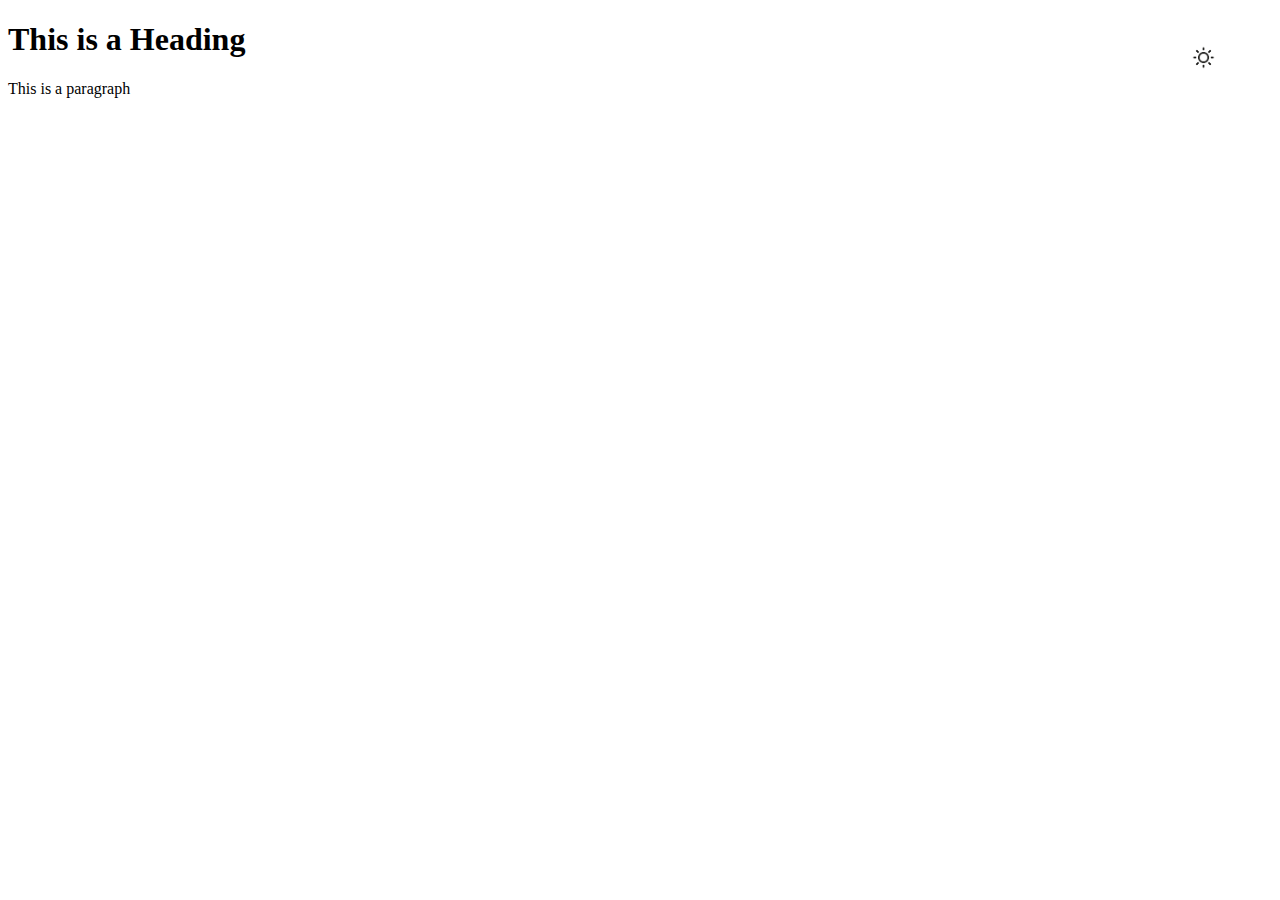
<file: jQuery/jQueryCSS/index.html>
<!DOCTYPE html>
<html lang="en">
<head>
    <meta charset="UTF-8">
    <meta http-equiv="X-UA-Compatible" content="IE=edge">
    <meta name="viewport" content="width=\, initial-scale=1.0">
    <title>Css with jQuery</title>

    <script src="https://code.jquery.com/jquery-3.7.1.js" integrity="sha256-eKhayi8LEQwp4NKxN+CfCh+3qOVUtJn3QNZ0TciWLP4=" crossorigin="anonymous"></script>

    <style> 

        body {
            background-color: white;
            color: black;
        }

        img {
            height: 25px;
            width: 25px;
            cursor: pointer;

        }

        #image {
            position: absolute;
            top: 5%;
            right: 5%;
        }

        /* #moon {
            position: absolute;
            top: 5%;
            right: 7%;
        } */
        
    </style>

</head>
<body>



    <!-- <img id="moon" src="./half moon.webp" alt=""> -->
    <img id="image" src="./sun.png" alt="">
    
    <h1 class="text">This is a Heading</h1>
    <p class="text">This is a paragraph </p>


    <script>

        $(document).ready(function() {

            $('#image').click( function() {

                if ($('#image').attr('src') == './sun.png') {

                    $(this).attr('src', './half moon.webp');                                                             
                    $('body').css('background-color', 'black');
                    $('.text').css('color', 'white');

                } else {
                    $(this).attr('src', './sun.png');
                    $('body').css('background-color', 'white');
                    $('.text').css('color', 'black');

                }


            })

        })


    </script>


</body>
</html>
</file>
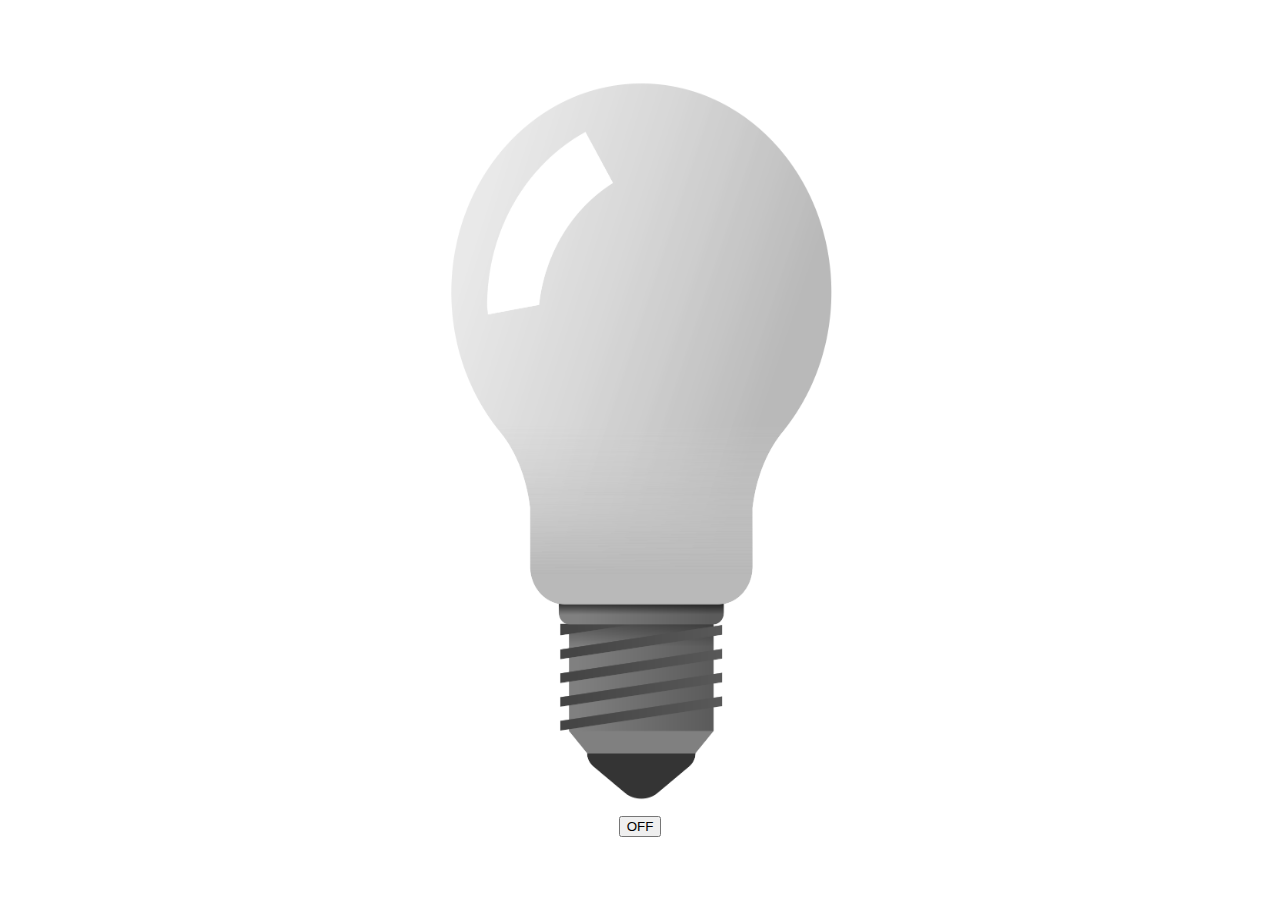
<file: jQuery/toggle.html>
<!DOCTYPE html>
<html lang="en">
<head>
    <meta charset="UTF-8">
    <meta http-equiv="X-UA-Compatible" content="IE=edge">
    <meta name="viewport" content="width=device-width, initial-scale=1.0">
    <title>Toggle method in JQuery</title>

    <script src="https://code.jquery.com/jquery-3.7.1.min.js" integrity="sha256-/JqT3SQfawRcv/BIHPThkBvs0OEvtFFmqPF/lYI/Cxo=" crossorigin="anonymous"></script>

    <style>

        body {
            height: 100vh;
            display: flex;
            justify-content: center;
            align-items: center;
            flex-direction: column;
            gap: 1rem;
        }

        img {
            height: 80vh;
            width: 30vw;
        }

        #on {
            display: none;
        }

    </style>


</head>
<body>


    <img id="off" src="./bulb-off.png" alt="Bulb Off">
    <img id="on" src="./bulb-on.png" alt="">


    <button id="btn">OFF</button>

    <script>

        $(document).ready(function () {

            $('#btn').click(function() {

                // $('#off').toggle()
                // $('#on').toggle()

                // if ($('#btn').text() == 'OFF') {

                //     $('#btn').text('ON');
                // }
                // else {
                //     $('#btn').text('OFF');

                // }
            })
        })

    </script>

</body>
</html>
</file>
